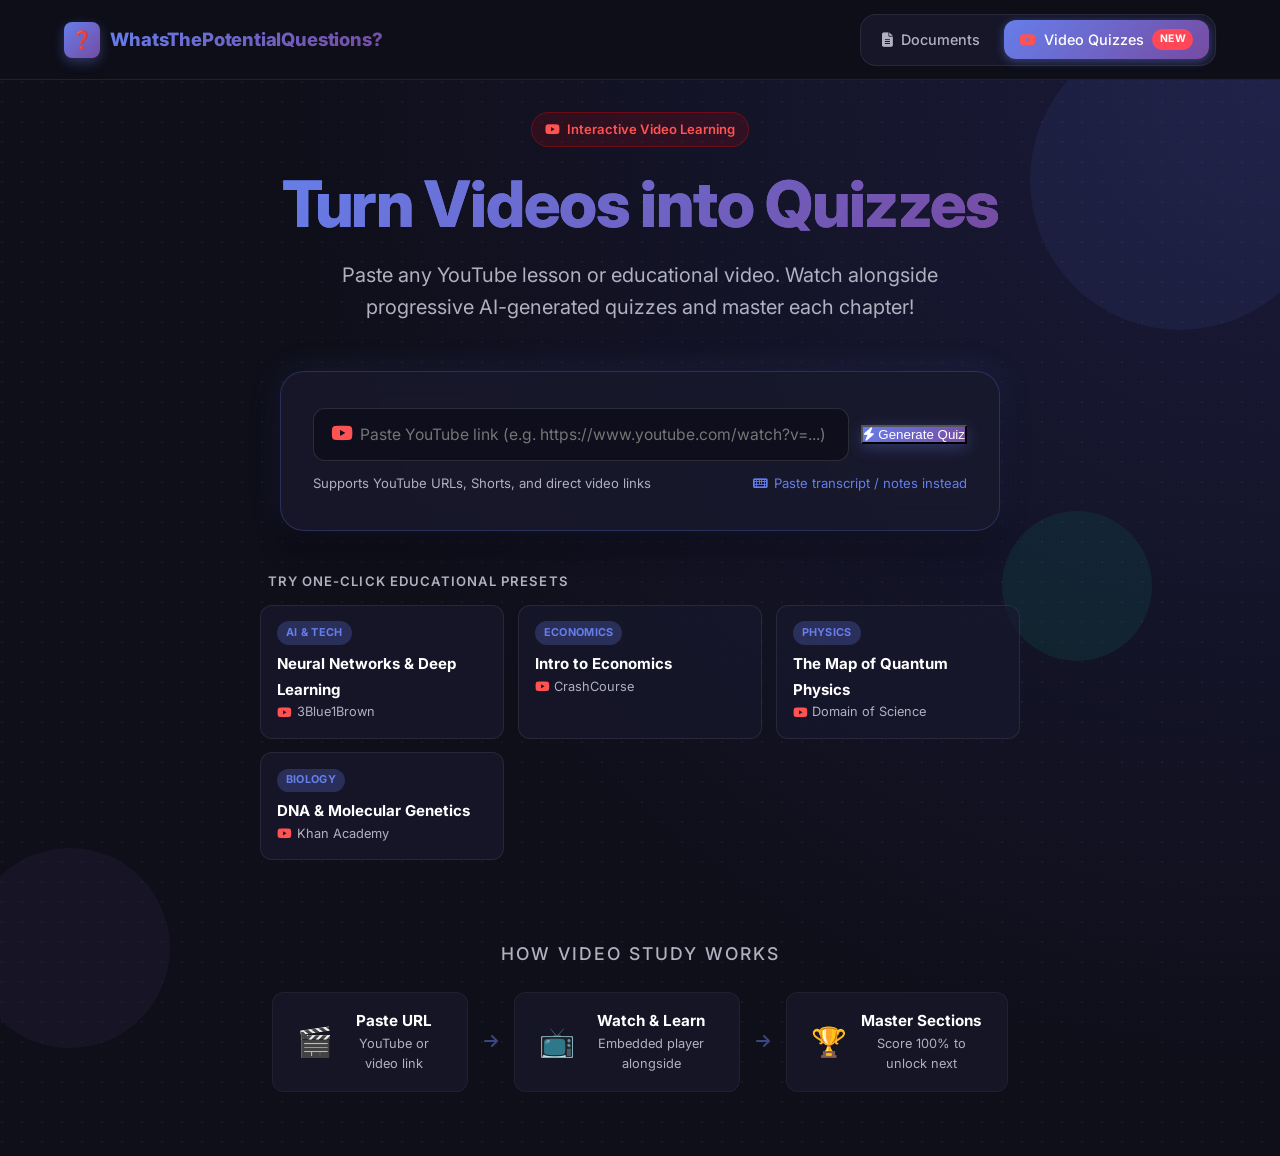
<file: videos.html>
<!DOCTYPE html>
<html lang="en">
<head>
    <meta charset="UTF-8">
    <meta name="viewport" content="width=device-width, initial-scale=1.0">
    <title>Video Quizzes — WhatsThePotentialQuestions?</title>
    <meta name="description" content="Paste any YouTube or video link to generate interactive AI study quizzes with embedded video playback and progressive section unlocking.">

    <!-- Favicon -->
    <link rel="icon" href="data:image/svg+xml,<svg xmlns='http://www.w3.org/2000/svg' viewBox='0 0 100 100'><text y='.9em' font-size='90'>🎬</text></svg>">

    <!-- Google Fonts -->
    <link rel="preconnect" href="https://fonts.googleapis.com">
    <link rel="preconnect" href="https://fonts.gstatic.com" crossorigin>
    <link href="https://fonts.googleapis.com/css2?family=Inter:wght@300;400;500;600;700;800&display=swap" rel="stylesheet">

    <!-- Font Awesome -->
    <link rel="stylesheet" href="https://cdnjs.cloudflare.com/ajax/libs/font-awesome/6.5.1/css/all.min.css">

    <!-- App Styles -->
    <link rel="stylesheet" href="css/style.css">
</head>
<body>

    <!-- ═══════════════════════════════════════════ -->
    <!-- TOP SITE NAVIGATION HEADER                   -->
    <!-- ═══════════════════════════════════════════ -->
    <header class="site-header">
        <div class="header-inner">
            <a href="index.html" class="header-brand">
                <span class="brand-icon">❓</span>
                <span class="brand-text">WhatsThePotentialQuestions?</span>
            </a>
            <nav class="nav-links">
                <a href="index.html" class="nav-item" id="nav-docs">
                    <i class="fa-solid fa-file-lines"></i>
                    <span>Documents</span>
                </a>
                <a href="videos.html" class="nav-item active" id="nav-videos">
                    <i class="fa-brands fa-youtube" style="color: #ff5252;"></i>
                    <span>Video Quizzes</span>
                    <span class="nav-badge">NEW</span>
                </a>
            </nav>
        </div>
    </header>

    <!-- ═══════════════════════════════════════════ -->
    <!-- LANDING PAGE (VIDEOS)                       -->
    <!-- ═══════════════════════════════════════════ -->
    <div id="landing" class="landing">
        <div class="landing-bg">
            <div class="floating-shape shape-1"></div>
            <div class="floating-shape shape-2"></div>
            <div class="floating-shape shape-3"></div>
        </div>

        <div class="landing-content">
            <!-- Hero section -->
            <div class="video-hero">
                <div class="video-badge">
                    <i class="fa-brands fa-youtube"></i> Interactive Video Learning
                </div>
                <h1 class="landing-title">
                    <span class="title-gradient">Turn Videos into Quizzes</span>
                </h1>
                <p class="landing-subtitle">
                    Paste any YouTube lesson or educational video. Watch alongside progressive AI-generated quizzes and master each chapter!
                </p>
            </div>

            <!-- Video Input Card -->
            <div class="video-card">
                <div class="video-input-group">
                    <div class="video-url-input-wrap">
                        <i class="fa-brands fa-youtube" style="color: #ff5252;"></i>
                        <input type="url" id="video-url-input" class="video-url-input" 
                               placeholder="Paste YouTube link (e.g. https://www.youtube.com/watch?v=...)" 
                               autocomplete="off">
                    </div>
                    <button id="video-submit-btn" class="btn-primary video-submit-btn">
                        <i class="fa-solid fa-bolt"></i> Generate Quiz
                    </button>
                </div>

                <div class="video-input-footer">
                    <span>Supports YouTube URLs, Shorts, and direct video links</span>
                    <button id="manual-toggle-btn" class="btn-text-link" type="button">
                        <i class="fa-solid fa-keyboard"></i> Paste transcript / notes instead
                    </button>
                </div>

                <!-- Manual Transcript Fallback (collapsible) -->
                <div id="manual-transcript-box" class="manual-transcript-box hidden">
                    <label for="manual-text-input" style="font-size: 0.85rem; font-weight: 600; color: var(--text-primary); display: block;">
                        <i class="fa-solid fa-file-lines" style="color: var(--accent-primary);"></i> Video Transcript or Lecture Notes:
                    </label>
                    <textarea id="manual-text-input" class="manual-text-input" rows="6" 
                              placeholder="Paste the video transcript or detailed lecture notes here..."></textarea>
                    <div style="display: flex; justify-content: flex-end;">
                        <button id="manual-submit-btn" class="btn-primary" style="font-size: 0.88rem; padding: 0.6rem 1.2rem;">
                            <i class="fa-solid fa-paper-plane"></i> Process Transcript
                        </button>
                    </div>
                </div>
            </div>

            <!-- Educational Presets -->
            <div class="presets-section">
                <div class="section-tagline">
                    <i class="fa-solid fa-sparkles" style="color: #ffd700;"></i> Try One-Click Educational Presets
                </div>
                <div id="presets-container" class="presets-grid">
                    <!-- Populated dynamically via videoApp.js -->
                </div>
            </div>

            <!-- Recent Video Quizzes -->
            <div id="recent-section" class="recent-section hidden">
                <div class="section-tagline">
                    <i class="fa-solid fa-clock-rotate-left"></i> Recently Practiced Videos
                </div>
                <div id="recent-list" class="recent-grid">
                    <!-- Populated dynamically -->
                </div>
            </div>

            <!-- How it works -->
            <div class="how-it-works">
                <h3>How Video Study Works</h3>
                <div class="steps">
                    <div class="step">
                        <div class="step-icon">🎬</div>
                        <div class="step-text">
                            <strong>Paste URL</strong>
                            <span>YouTube or video link</span>
                        </div>
                    </div>
                    <div class="step-arrow"><i class="fa-solid fa-arrow-right"></i></div>
                    <div class="step">
                        <div class="step-icon">📺</div>
                        <div class="step-text">
                            <strong>Watch & Learn</strong>
                            <span>Embedded player alongside</span>
                        </div>
                    </div>
                    <div class="step-arrow"><i class="fa-solid fa-arrow-right"></i></div>
                    <div class="step">
                        <div class="step-icon">🏆</div>
                        <div class="step-text">
                            <strong>Master Sections</strong>
                            <span>Score 100% to unlock next</span>
                        </div>
                    </div>
                </div>
            </div>

        </div>
    </div>

    <!-- ═══════════════════════════════════════════ -->
    <!-- STUDY VIEW (SPLIT SCREEN WITH VIDEO)        -->
    <!-- ═══════════════════════════════════════════ -->
    <div id="study-view" class="study-view hidden">

        <!-- Top Bar -->
        <div class="top-bar">
            <button id="back-btn" class="btn-icon" title="Back to video search">
                <i class="fa-solid fa-arrow-left"></i>
            </button>
            <div class="top-bar-info">
                <h2 id="video-title-el" class="doc-title">Video Lesson</h2>
                <div class="progress-bar-container">
                    <div id="progress-bar-fill" class="progress-bar-fill" style="width: 0%"></div>
                </div>
                <span id="progress-text" class="progress-text">0/0 sections mastered</span>
            </div>
        </div>

        <div class="study-layout video-study-container">

            <!-- Left Pane: Video Player & Meta -->
            <div class="video-left-pane">
                <div id="video-frame-wrapper" class="video-frame-wrapper">
                    <!-- Embedded iframe or video tag -->
                </div>
                <div class="video-meta-bar">
                    <h3 id="video-meta-title" class="video-page-title">Interactive Video Lecture</h3>
                    <p id="video-meta-el" class="video-page-author">Educational Video</p>
                </div>

                <!-- Sections Sidebar list in Left Pane for easy access -->
                <aside id="sidebar" class="sidebar" style="width: 100%; border: none; background: transparent; padding: 0;">
                    <h3 class="sidebar-title">
                        <i class="fa-solid fa-list-check"></i> Study Sections
                    </h3>
                    <div id="section-list" class="section-list">
                        <!-- Dynamically rendered -->
                    </div>
                </aside>
            </div>

            <!-- Right Pane: Active Quiz & Questions -->
            <main class="main-content video-right-pane">
                <!-- Locked Message -->
                <div id="locked-message" class="locked-message hidden">
                    <div class="locked-icon">🔒</div>
                    <h3>Section Locked</h3>
                    <p>Complete the previous section with a perfect score (100%) to unlock this section.</p>
                </div>

                <!-- Quiz Area -->
                <div id="quiz-area" class="quiz-area hidden">
                    <div class="quiz-header">
                        <h3 id="quiz-section-title" class="quiz-section-title">Section 1</h3>
                        <p class="quiz-instruction">Watch the video section and answer all questions correctly to unlock the next chapter</p>
                    </div>

                    <!-- Questions Container -->
                    <div id="questions-container" class="questions-container">
                        <!-- Dynamically rendered -->
                    </div>

                    <!-- Submit Button -->
                    <button id="submit-quiz-btn" class="btn-primary btn-submit hidden">
                        <i class="fa-solid fa-paper-plane"></i> Submit Answers
                    </button>

                    <!-- Score Display -->
                    <div id="score-display" class="score-display hidden">
                        <div class="score-circle">
                            <span id="score-value" class="score-value">0/5</span>
                        </div>
                        <p id="score-message" class="score-message"></p>
                    </div>

                    <!-- Quiz Actions -->
                    <div id="quiz-actions" class="quiz-actions hidden">
                        <button id="retry-btn" class="btn-secondary btn-retry hidden">
                            <i class="fa-solid fa-rotate-right"></i> Try Again
                        </button>
                        <button id="next-btn" class="btn-primary btn-next hidden">
                            Next Section <i class="fa-solid fa-arrow-right"></i>
                        </button>
                    </div>
                </div>
            </main>

        </div>
    </div>

    <!-- ═══════════════════════════════════════════ -->
    <!-- LOADING OVERLAY                             -->
    <!-- ═══════════════════════════════════════════ -->
    <div id="loading-overlay" class="loading-overlay hidden">
        <div class="loading-content">
            <div class="loading-spinner">
                <div class="spinner-dot"></div>
                <div class="spinner-dot"></div>
                <div class="spinner-dot"></div>
            </div>
            <p id="loading-text" class="loading-text">Generating study quiz...</p>
        </div>
    </div>

    <!-- ═══════════════════════════════════════════ -->
    <!-- TOAST CONTAINER                             -->
    <!-- ═══════════════════════════════════════════ -->
    <div id="toast-container" class="toast-container"></div>

    <!-- ═══════════════════════════════════════════ -->
    <!-- SCRIPTS                                     -->
    <!-- ═══════════════════════════════════════════ -->

    <!-- Puter.js — Free AI API -->
    <script src="https://js.puter.com/v2/"></script>

    <!-- App Modules -->
    <script src="js/videoParser.js"></script>
    <script src="js/quizEngine.js"></script>
    <script src="js/progressTracker.js"></script>
    <script src="js/videoApp.js"></script>

</body>
</html>
</file>
<file: css/style.css>
@import url('https://fonts.googleapis.com/css2?family=Inter:wght@300;400;500;600;700&display=swap');

:root {
  --bg-dark: #0f0f1a;
  --bg-card: #1a1a2e;
  --bg-card-light: #252542;
  --text-primary: #ffffff;
  --text-secondary: #b0b0c0;
  --accent-primary: #667eea;
  --accent-secondary: #764ba2;
  --success: #00d4aa;
  --error: #ff6b6b;
  --warning: #fbc531;
  
  --gradient-primary: linear-gradient(135deg, var(--accent-primary) 0%, var(--accent-secondary) 100%);
  --gradient-success: linear-gradient(135deg, #00b09b 0%, var(--success) 100%);
  
  --shadow-sm: 0 4px 6px rgba(0, 0, 0, 0.1);
  --shadow-md: 0 10px 15px rgba(0, 0, 0, 0.2);
  --shadow-lg: 0 20px 25px rgba(0, 0, 0, 0.3);
  --shadow-glow: 0 0 20px rgba(102, 126, 234, 0.5);
  
  --radius-sm: 8px;
  --radius-md: 12px;
  --radius-lg: 16px;
  --radius-xl: 24px;
  
  --transition-fast: 0.2s ease;
  --transition-normal: 0.3s ease;
  --transition-slow: 0.5s ease;
}

* {
  margin: 0;
  padding: 0;
  box-sizing: border-box;
}

html {
  scroll-behavior: smooth;
}

body {
  font-family: 'Inter', sans-serif;
  background-color: var(--bg-dark);
  color: var(--text-primary);
  line-height: 1.6;
  min-height: 100vh;
  overflow-x: hidden;
}

/* Scrollbar styling */
::-webkit-scrollbar {
  width: 8px;
  height: 8px;
}

::-webkit-scrollbar-track {
  background: var(--bg-dark);
}

::-webkit-scrollbar-thumb {
  background: var(--bg-card-light);
  border-radius: 4px;
}

::-webkit-scrollbar-thumb:hover {
  background: var(--accent-secondary);
}

/* 2. Landing page */
.landing {
  display: flex;
  flex-direction: column;
  align-items: center;
  justify-content: center;
  min-height: 100vh;
  padding: 2rem;
  text-align: center;
  position: relative;
  overflow: hidden;
  background: radial-gradient(circle at top right, #1a1a3a 0%, var(--bg-dark) 60%);
}

.landing::before {
  content: '';
  position: absolute;
  top: 0;
  left: 0;
  width: 100%;
  height: 100%;
  background: url('data:image/svg+xml;utf8,<svg width="20" height="20" xmlns="http://www.w3.org/2000/svg"><circle cx="2" cy="2" r="1" fill="rgba(255,255,255,0.05)"/></svg>');
  z-index: 0;
  animation: float 20s linear infinite;
}

.landing-content {
  position: relative;
  z-index: 1;
  max-width: 800px;
  animation: fadeIn 1s ease-out;
}

.landing-title {
  font-size: clamp(2.5rem, 5vw, 4.5rem);
  font-weight: 800;
  letter-spacing: -0.02em;
  margin-bottom: 1rem;
  background: var(--gradient-primary);
  -webkit-background-clip: text;
  background-clip: text;
  color: transparent;
  display: inline-block;
  line-height: 1.2;
}

.landing-subtitle {
  font-size: 1.25rem;
  color: var(--text-secondary);
  margin-bottom: 3rem;
  max-width: 600px;
  margin-left: auto;
  margin-right: auto;
}

/* 3. Drop zone */
.drop-zone {
  width: 100%;
  max-width: 600px;
  height: 250px;
  margin: 0 auto;
  border: 2px dashed rgba(102, 126, 234, 0.5);
  border-radius: var(--radius-xl);
  display: flex;
  flex-direction: column;
  align-items: center;
  justify-content: center;
  background-color: rgba(26, 26, 46, 0.5);
  backdrop-filter: blur(10px);
  cursor: pointer;
  transition: all var(--transition-normal);
  position: relative;
  overflow: hidden;
}

.drop-zone:hover, .drop-zone.drag-over {
  border: 2px solid var(--accent-primary);
  background-color: rgba(102, 126, 234, 0.1);
  transform: scale(1.02);
  box-shadow: var(--shadow-glow);
}

.drop-zone-content {
  display: flex;
  flex-direction: column;
  align-items: center;
  gap: 0.5rem;
}

.drop-icon {
  font-size: 3rem;
  color: var(--accent-primary);
  margin-bottom: 0.5rem;
  transition: transform var(--transition-normal);
}

.drop-zone:hover .drop-icon {
  transform: translateY(-5px);
}

.drop-title {
  font-size: 1.2rem;
  font-weight: 500;
  color: var(--text-primary);
}

.drop-subtitle {
  font-size: 0.9rem;
  color: var(--text-secondary);
}

.drop-formats {
  font-size: 0.8rem;
  color: var(--text-secondary);
  margin-top: 0.5rem;
  opacity: 0.7;
}

/* 4. Study view */
.study-view {
  display: flex;
  flex-direction: column;
  min-height: 100vh;
  width: 100%;
}

.study-layout {
  display: flex;
  flex: 1;
}

/* Top bar */
.top-bar {
  display: flex;
  align-items: center;
  gap: 1rem;
  padding: 1rem 1.5rem;
  background-color: var(--bg-card);
  border-bottom: 1px solid rgba(255, 255, 255, 0.05);
  position: sticky;
  top: 0;
  z-index: 50;
}

.btn-icon {
  background: none;
  border: 1px solid rgba(255, 255, 255, 0.1);
  color: var(--text-primary);
  width: 40px;
  height: 40px;
  border-radius: var(--radius-sm);
  cursor: pointer;
  display: flex;
  align-items: center;
  justify-content: center;
  font-size: 1rem;
  transition: all var(--transition-fast);
}

.btn-icon:hover {
  background-color: rgba(255, 255, 255, 0.05);
  border-color: var(--accent-primary);
}

.top-bar-info {
  flex: 1;
}

.doc-title {
  font-size: 1rem;
  font-weight: 600;
  margin-bottom: 0.25rem;
  white-space: nowrap;
  overflow: hidden;
  text-overflow: ellipsis;
}

.progress-text {
  font-size: 0.75rem;
  color: var(--text-secondary);
  margin-top: 0.25rem;
}

/* 5. Sidebar */
.sidebar {
  width: 280px;
  background-color: var(--bg-card);
  border-right: 1px solid rgba(255, 255, 255, 0.05);
  display: flex;
  flex-direction: column;
  padding: 1.5rem;
  position: sticky;
  top: 0;
  height: 100vh;
  overflow-y: auto;
}

.sidebar-title {
  font-size: 1.2rem;
  font-weight: 700;
  margin-bottom: 2rem;
  color: var(--text-primary);
}

.section-list {
  list-style: none;
  display: flex;
  flex-direction: column;
  gap: 0.75rem;
}

.section-item {
  padding: 1rem;
  border-radius: var(--radius-md);
  background-color: rgba(255, 255, 255, 0.02);
  border: 1px solid rgba(255, 255, 255, 0.05);
  display: flex;
  align-items: center;
  gap: 0.75rem;
  cursor: pointer;
  transition: all var(--transition-fast);
}

.section-item:hover:not(.locked) {
  background-color: rgba(255, 255, 255, 0.05);
  transform: translateX(4px);
}

.section-item.active {
  background-color: rgba(102, 126, 234, 0.1);
  border-color: var(--accent-primary);
}

.section-item.unlocked {
  border-left: 3px solid var(--accent-primary);
}

.section-item.locked {
  opacity: 0.5;
  cursor: not-allowed;
  filter: grayscale(1);
}

.section-item.completed {
  background-color: rgba(0, 212, 170, 0.05);
  border-color: rgba(0, 212, 170, 0.3);
  box-shadow: inset 0 0 10px rgba(0, 212, 170, 0.05);
}

.section-item-icon {
  display: flex;
  align-items: center;
  justify-content: center;
  width: 24px;
  height: 24px;
  border-radius: 50%;
  font-size: 0.8rem;
}

.section-item.active .section-item-icon {
  color: var(--accent-primary);
}

.section-item.completed .section-item-icon {
  color: var(--success);
}

.section-item-title {
  font-size: 0.95rem;
  font-weight: 500;
  flex: 1;
  white-space: nowrap;
  overflow: hidden;
  text-overflow: ellipsis;
}

/* 6. Quiz area */
.quiz-area {
  flex: 1;
  padding: 2rem;
  max-width: 900px;
  margin: 0 auto;
  display: flex;
  flex-direction: column;
}

/* ── Lesson Material Card ── */
.lesson-material-card {
  background: rgba(26, 26, 46, 0.75);
  backdrop-filter: blur(14px);
  -webkit-backdrop-filter: blur(14px);
  border: 1px solid rgba(102, 126, 234, 0.25);
  border-radius: var(--radius-lg);
  padding: 1.75rem 2rem;
  margin-bottom: 2.25rem;
  box-shadow: 0 10px 30px rgba(0, 0, 0, 0.25), 0 0 20px rgba(102, 126, 234, 0.1);
  transition: all var(--transition-normal);
}

.lesson-material-header {
  display: flex;
  align-items: center;
  justify-content: space-between;
  flex-wrap: wrap;
  gap: 1rem;
  padding-bottom: 1.25rem;
  border-bottom: 1px solid rgba(255, 255, 255, 0.08);
  margin-bottom: 1.25rem;
}

.lesson-material-title-wrap {
  display: flex;
  flex-direction: column;
  gap: 0.35rem;
}

.lesson-badge {
  display: inline-flex;
  align-items: center;
  gap: 0.4rem;
  font-size: 0.75rem;
  font-weight: 700;
  text-transform: uppercase;
  letter-spacing: 0.6px;
  color: #00d4aa;
  background: rgba(0, 212, 170, 0.12);
  border: 1px solid rgba(0, 212, 170, 0.3);
  padding: 0.25rem 0.65rem;
  border-radius: 20px;
  width: fit-content;
}

.lesson-material-title {
  font-size: 1.4rem;
  font-weight: 700;
  color: var(--text-primary);
  line-height: 1.3;
}

.btn-toggle-lesson {
  display: inline-flex;
  align-items: center;
  gap: 0.5rem;
  padding: 0.45rem 0.9rem;
  font-size: 0.8rem;
  font-weight: 600;
  color: var(--text-secondary);
  background: rgba(255, 255, 255, 0.05);
  border: 1px solid rgba(255, 255, 255, 0.12);
  border-radius: var(--radius-md);
  cursor: pointer;
  transition: all var(--transition-fast);
}

.btn-toggle-lesson:hover {
  color: var(--text-primary);
  background: rgba(255, 255, 255, 0.1);
  border-color: rgba(102, 126, 234, 0.4);
}

.lesson-material-body {
  max-height: 500px;
  overflow-y: auto;
  padding-right: 0.5rem;
  transition: max-height 0.4s ease, opacity 0.3s ease, padding 0.3s ease;
}

.lesson-material-body.collapsed {
  max-height: 0;
  overflow: hidden;
  opacity: 0;
  padding: 0;
}

.lesson-inner-heading {
  font-size: 1.05rem;
  font-weight: 700;
  color: #a8b8ff;
  margin: 1.25rem 0 0.5rem 0;
}

.lesson-para {
  font-size: 0.98rem;
  line-height: 1.75;
  color: rgba(240, 240, 255, 0.85);
  margin-bottom: 1rem;
}

.lesson-empty {
  font-style: italic;
  color: var(--text-secondary);
}

/* ── Quiz Header ── */
.quiz-header {
  margin-bottom: 1.75rem;
}

.quiz-badge-wrap {
  margin-bottom: 0.5rem;
}

.quiz-count-badge {
  display: inline-flex;
  align-items: center;
  gap: 0.4rem;
  font-size: 0.78rem;
  font-weight: 700;
  color: #a3b8ff;
  background: rgba(102, 126, 234, 0.15);
  border: 1px solid rgba(102, 126, 234, 0.35);
  padding: 0.25rem 0.7rem;
  border-radius: 20px;
}

.quiz-section-title {
  font-size: 1.6rem;
  font-weight: 800;
  color: var(--text-primary);
  margin-bottom: 0.35rem;
}

.quiz-instruction {
  font-size: 0.92rem;
  color: var(--text-secondary);
}

/* ── Section Topic in Sidebar ── */
.section-topic {
  display: block;
  font-size: 0.8rem;
  color: #9cb3ff;
  white-space: nowrap;
  overflow: hidden;
  text-overflow: ellipsis;
  max-width: 190px;
  margin-top: 0.1rem;
}


.question-card {
  background-color: rgba(26, 26, 46, 0.7);
  backdrop-filter: blur(12px);
  -webkit-backdrop-filter: blur(12px);
  border: 1px solid rgba(255, 255, 255, 0.08);
  border-radius: var(--radius-lg);
  padding: 2rem;
  margin-bottom: 2rem;
  box-shadow: var(--shadow-md);
  animation: slideIn 0.4s ease-out;
}

.question-number {
  display: inline-block;
  padding: 0.25rem 0.75rem;
  background: var(--gradient-primary);
  border-radius: 20px;
  font-size: 0.8rem;
  font-weight: 600;
  margin-bottom: 1rem;
  letter-spacing: 0.5px;
}

.question-text {
  font-size: 1.25rem;
  font-weight: 500;
  margin-bottom: 2rem;
  line-height: 1.5;
}

.options-grid {
  display: grid;
  grid-template-columns: repeat(2, 1fr);
  gap: 1rem;
}

.option-btn {
  background-color: rgba(255, 255, 255, 0.03);
  border: 1px solid rgba(255, 255, 255, 0.1);
  border-radius: var(--radius-md);
  padding: 1.25rem;
  text-align: left;
  color: var(--text-primary);
  font-size: 1rem;
  font-weight: 500;
  cursor: pointer;
  transition: all var(--transition-fast);
  display: flex;
  align-items: flex-start;
  gap: 1rem;
  position: relative;
  overflow: hidden;
}

.option-btn::before {
  content: '';
  position: absolute;
  top: 0;
  left: 0;
  width: 100%;
  height: 100%;
  background: var(--gradient-primary);
  opacity: 0;
  transition: opacity var(--transition-fast);
  z-index: 0;
}

.option-btn > * {
  position: relative;
  z-index: 1;
}

.option-btn:hover:not(:disabled) {
  background-color: rgba(255, 255, 255, 0.08);
  border-color: rgba(255, 255, 255, 0.2);
  transform: translateY(-2px);
  box-shadow: 0 4px 12px rgba(0, 0, 0, 0.1);
}

.option-btn.selected {
  border-color: var(--accent-primary);
  background-color: rgba(102, 126, 234, 0.15);
  box-shadow: 0 0 0 1px var(--accent-primary);
}

.option-btn.correct {
  background-color: rgba(0, 212, 170, 0.1);
  border-color: var(--success);
  color: var(--success);
}

.option-btn.incorrect {
  background-color: rgba(255, 107, 107, 0.1);
  border-color: var(--error);
  color: var(--error);
}

.explanation {
  margin-top: 1.5rem;
  padding: 1.25rem;
  background-color: rgba(255, 255, 255, 0.05);
  border-left: 4px solid var(--accent-primary);
  border-radius: 0 var(--radius-md) var(--radius-md) 0;
  font-size: 0.95rem;
  color: var(--text-secondary);
  animation: fadeIn 0.4s ease-out;
  display: flex;
  gap: 1rem;
}

.explanation-icon {
  color: var(--accent-primary);
  font-size: 1.2rem;
  flex-shrink: 0;
}

/* 7. Score display */
.score-display {
  display: flex;
  flex-direction: column;
  align-items: center;
  justify-content: center;
  padding: 3rem;
  text-align: center;
  background-color: var(--bg-card);
  border-radius: var(--radius-xl);
  box-shadow: var(--shadow-lg);
  margin-top: 2rem;
  animation: fadeIn 0.5s ease-out;
}

.score-circle {
  width: 150px;
  height: 150px;
  border-radius: 50%;
  display: flex;
  align-items: center;
  justify-content: center;
  font-size: 3rem;
  font-weight: 700;
  margin-bottom: 2rem;
  position: relative;
  background: var(--bg-dark);
}

.score-circle::before {
  content: '';
  position: absolute;
  top: -10px;
  left: -10px;
  right: -10px;
  bottom: -10px;
  border-radius: 50%;
  background: var(--gradient-primary);
  z-index: -1;
  opacity: 0.3;
}

.score-perfect .score-circle::before {
  background: var(--gradient-success);
  opacity: 0.5;
  animation: pulse 2s infinite;
}

.score-perfect {
  animation: confetti 1s ease-out forwards;
}

.score-title {
  font-size: 1.8rem;
  margin-bottom: 0.5rem;
  font-weight: 600;
}

.score-message {
  color: var(--text-secondary);
  margin-bottom: 2rem;
}

/* 8. Progress bar */
.progress-bar-container {
  width: 100%;
  height: 4px;
  background-color: rgba(255, 255, 255, 0.1);
  border-radius: 2px;
  overflow: hidden;
}

.progress-bar-fill {
  height: 100%;
  background: var(--gradient-primary);
  width: 0%;
  transition: width var(--transition-slow);
}

/* 9. Buttons */
.btn {
  display: inline-flex;
  align-items: center;
  justify-content: center;
  gap: 0.5rem;
  padding: 0.8rem 1.5rem;
  font-size: 1rem;
  font-weight: 600;
  border-radius: var(--radius-md);
  cursor: pointer;
  transition: all var(--transition-normal);
  border: none;
  font-family: inherit;
}

.btn-primary {
  background: var(--gradient-primary);
  color: white;
  box-shadow: 0 4px 15px rgba(102, 126, 234, 0.3);
}

.btn-primary:hover {
  transform: translateY(-2px);
  box-shadow: 0 6px 20px rgba(102, 126, 234, 0.4);
}

.btn-secondary {
  background-color: transparent;
  color: var(--text-primary);
  border: 1px solid rgba(255, 255, 255, 0.2);
}

.btn-secondary:hover {
  background-color: rgba(255, 255, 255, 0.05);
  border-color: rgba(255, 255, 255, 0.3);
}

.btn-next {
  margin-top: 2rem;
  align-self: flex-end;
}

/* 10. Loading state */
.loading {
  display: flex;
  flex-direction: column;
  align-items: center;
  justify-content: center;
  height: 100vh;
  gap: 1.5rem;
}

.loading-spinner {
  width: 50px;
  height: 50px;
  border: 3px solid rgba(102, 126, 234, 0.2);
  border-radius: 50%;
  border-top-color: var(--accent-primary);
  animation: spin 1s linear infinite;
}

.loading-text {
  font-size: 1.2rem;
  color: var(--text-secondary);
  animation: pulse 2s infinite;
}

/* 11. Animations */
@keyframes fadeIn {
  from { opacity: 0; transform: translateY(10px); }
  to { opacity: 1; transform: translateY(0); }
}

@keyframes slideIn {
  from { opacity: 0; transform: translateX(20px); }
  to { opacity: 1; transform: translateX(0); }
}

@keyframes pulse {
  0% { opacity: 0.6; transform: scale(0.98); }
  50% { opacity: 1; transform: scale(1.02); }
  100% { opacity: 0.6; transform: scale(0.98); }
}

@keyframes spin {
  to { transform: rotate(360deg); }
}

@keyframes float {
  0% { transform: translateY(0) rotate(0deg); }
  50% { transform: translateY(-10px) rotate(5deg); }
  100% { transform: translateY(0) rotate(0deg); }
}

@keyframes gradientShift {
  0% { background-position: 0% 50%; }
  50% { background-position: 100% 50%; }
  100% { background-position: 0% 50%; }
}

@keyframes confetti {
  0% { box-shadow: 0 0 0 0 rgba(0, 212, 170, 0.7); }
  70% { box-shadow: 0 0 0 20px rgba(0, 212, 170, 0); }
  100% { box-shadow: 0 0 0 0 rgba(0, 212, 170, 0); }
}

@keyframes shimmer {
  0% { background-position: -200% 0; }
  100% { background-position: 200% 0; }
}

/* 12. Toast notifications */
.toast-container {
  position: fixed;
  bottom: 2rem;
  right: 2rem;
  z-index: 1000;
  display: flex;
  flex-direction: column;
  gap: 1rem;
}

.toast {
  padding: 1rem 1.5rem;
  background-color: var(--bg-card);
  border-radius: var(--radius-md);
  box-shadow: var(--shadow-lg);
  border-left: 4px solid var(--accent-primary);
  color: var(--text-primary);
  font-weight: 500;
  display: flex;
  align-items: center;
  gap: 1rem;
  animation: slideIn 0.3s ease-out forwards;
}

.toast.success {
  border-left-color: var(--success);
}

.toast.error {
  border-left-color: var(--error);
}

/* 13. Responsive */
@media (max-width: 1024px) {
  .sidebar {
    width: 240px;
  }
}

@media (max-width: 768px) {
  .study-view {
    flex-direction: column;
  }
  
  .sidebar {
    width: 100%;
    height: auto;
    max-height: 200px;
    padding: 1rem;
    position: static;
    border-right: none;
    border-bottom: 1px solid rgba(255, 255, 255, 0.05);
  }
  
  .section-list {
    flex-direction: row;
    overflow-x: auto;
    padding-bottom: 0.5rem;
  }
  
  .section-item {
    min-width: 200px;
  }
  
  .quiz-area {
    padding: 1rem;
  }
  
  .options-grid {
    grid-template-columns: 1fr;
  }
  
  .landing-title {
    font-size: 2.5rem;
  }
  
  .drop-zone {
    height: 200px;
  }

  .how-it-works .steps {
    flex-direction: column;
    align-items: center;
  }

  .step-arrow {
    transform: rotate(90deg);
  }

  .top-bar {
    flex-wrap: wrap;
  }

  .study-layout {
    flex-direction: column;
  }

  .sidebar {
    width: 100%;
    height: auto;
    max-height: 200px;
    position: static;
    border-right: none;
    border-bottom: 1px solid rgba(255, 255, 255, 0.05);
  }

  .section-list {
    flex-direction: row;
    overflow-x: auto;
    padding-bottom: 0.5rem;
  }

  .section-item {
    min-width: 180px;
  }
}

/* ── Utility classes ── */
.hidden {
  display: none !important;
}

/* ── How it works section ── */
.how-it-works {
  margin-top: 3rem;
  padding: 2rem;
}

.how-it-works h3 {
  font-size: 1.1rem;
  color: var(--text-secondary);
  margin-bottom: 1.5rem;
  text-transform: uppercase;
  letter-spacing: 2px;
  font-weight: 500;
}

.steps {
  display: flex;
  align-items: center;
  justify-content: center;
  gap: 1rem;
}

.step {
  display: flex;
  align-items: center;
  gap: 0.75rem;
  padding: 1rem 1.5rem;
  background-color: rgba(26, 26, 46, 0.6);
  border-radius: var(--radius-md);
  border: 1px solid rgba(255, 255, 255, 0.05);
}

.step-icon {
  font-size: 1.8rem;
}

.step-text {
  display: flex;
  flex-direction: column;
}

.step-text strong {
  font-size: 0.95rem;
  color: var(--text-primary);
}

.step-text span {
  font-size: 0.8rem;
  color: var(--text-secondary);
}

.step-arrow {
  color: var(--accent-primary);
  font-size: 1rem;
  opacity: 0.5;
}

/* ── Floating background shapes ── */
.landing-bg {
  position: absolute;
  top: 0;
  left: 0;
  width: 100%;
  height: 100%;
  z-index: 0;
  pointer-events: none;
}

.floating-shape {
  position: absolute;
  border-radius: 50%;
  opacity: 0.08;
  animation: float 6s ease-in-out infinite;
}

.shape-1 {
  width: 300px;
  height: 300px;
  background: var(--accent-primary);
  top: -50px;
  right: -50px;
  animation-delay: 0s;
}

.shape-2 {
  width: 200px;
  height: 200px;
  background: var(--accent-secondary);
  bottom: 10%;
  left: -30px;
  animation-delay: 2s;
}

.shape-3 {
  width: 150px;
  height: 150px;
  background: var(--success);
  top: 40%;
  right: 10%;
  animation-delay: 4s;
}

/* ── Title gradient ── */
.title-gradient {
  background: var(--gradient-primary);
  -webkit-background-clip: text;
  background-clip: text;
  color: transparent;
}

/* ── Main content area ── */
.main-content {
  flex: 1;
  padding: 2rem;
  overflow-y: auto;
}

/* ── Section info in sidebar ── */
.section-icon {
  font-size: 1.2rem;
  flex-shrink: 0;
}

.section-info {
  display: flex;
  flex-direction: column;
  gap: 0.15rem;
  min-width: 0;
}

.section-name {
  font-size: 0.9rem;
  font-weight: 500;
  color: var(--text-primary);
}

.section-subtitle {
  font-size: 0.75rem;
  color: var(--text-secondary);
}

/* ── Locked message ── */
.locked-message {
  display: flex;
  flex-direction: column;
  align-items: center;
  justify-content: center;
  padding: 4rem 2rem;
  text-align: center;
  color: var(--text-secondary);
}

.locked-message .locked-icon {
  font-size: 4rem;
  margin-bottom: 1rem;
}

.locked-message h3 {
  font-size: 1.5rem;
  margin-bottom: 0.5rem;
  color: var(--text-primary);
}

/* ── Quiz instruction, actions, submit ── */
.quiz-section-title {
  font-size: 1.5rem;
  font-weight: 600;
}

.quiz-instruction {
  font-size: 0.9rem;
  color: var(--text-secondary);
}

.quiz-header {
  display: flex;
  flex-direction: column;
  gap: 0.25rem;
  margin-bottom: 2rem;
  padding-bottom: 1rem;
  border-bottom: 1px solid rgba(255, 255, 255, 0.1);
}

.questions-container {
  display: flex;
  flex-direction: column;
  gap: 0;
}

.btn-submit {
  display: inline-flex;
  align-items: center;
  justify-content: center;
  gap: 0.5rem;
  padding: 1rem 2rem;
  font-size: 1.05rem;
  font-weight: 600;
  border-radius: var(--radius-md);
  cursor: pointer;
  border: none;
  font-family: inherit;
  margin-top: 1rem;
  align-self: center;
  transition: all var(--transition-normal);
}

.btn-submit.ready {
  animation: pulse 1s infinite;
}

.quiz-actions {
  display: flex;
  align-items: center;
  justify-content: center;
  gap: 1rem;
  margin-top: 1.5rem;
}

.btn-retry, .btn-next {
  display: inline-flex;
  align-items: center;
  justify-content: center;
  gap: 0.5rem;
  padding: 0.8rem 1.5rem;
  font-size: 1rem;
  font-weight: 600;
  border-radius: var(--radius-md);
  cursor: pointer;
  border: none;
  font-family: inherit;
  transition: all var(--transition-normal);
}

/* ── Loading overlay ── */
.loading-overlay {
  position: fixed;
  top: 0;
  left: 0;
  width: 100%;
  height: 100%;
  background-color: rgba(15, 15, 26, 0.9);
  backdrop-filter: blur(5px);
  display: flex;
  align-items: center;
  justify-content: center;
  z-index: 9999;
}

.loading-content {
  display: flex;
  flex-direction: column;
  align-items: center;
  gap: 1.5rem;
}

.spinner-dot {
  width: 12px;
  height: 12px;
  border-radius: 50%;
  background: var(--accent-primary);
  display: inline-block;
  margin: 0 4px;
  animation: pulse 1.4s ease-in-out infinite;
}

.spinner-dot:nth-child(2) {
  animation-delay: 0.2s;
  background: var(--accent-secondary);
}

.spinner-dot:nth-child(3) {
  animation-delay: 0.4s;
  background: var(--success);
}

/* ── Toast show state ── */
.toast {
  transform: translateX(100%);
  opacity: 0;
  transition: all 0.3s ease;
}

.toast.show {
  transform: translateX(0);
  opacity: 1;
}

.toast-success {
  border-left-color: var(--success) !important;
}

.toast-error {
  border-left-color: var(--error) !important;
}

/* ── Confetti pieces ── */
.confetti-container {
  position: fixed;
  top: 0;
  left: 0;
  width: 100%;
  height: 100%;
  pointer-events: none;
  z-index: 10000;
  overflow: hidden;
}

.confetti-piece {
  position: absolute;
  width: 10px;
  height: 10px;
  top: -10px;
  border-radius: 2px;
  animation: confettiFall linear forwards;
}

@keyframes confettiFall {
  0% {
    transform: translateY(0) rotate(0deg);
    opacity: 1;
  }
  100% {
    transform: translateY(100vh) rotate(720deg);
    opacity: 0;
  }
}

/* ── Error message ── */
.error-message {
  text-align: center;
  padding: 2rem;
  color: var(--text-secondary);
}

.error-message p {
  margin-bottom: 1rem;
}

/* ── Option key badge ── */
.option-key {
  display: inline-flex;
  align-items: center;
  justify-content: center;
  width: 28px;
  height: 28px;
  border-radius: 50%;
  background-color: rgba(255, 255, 255, 0.1);
  font-size: 0.8rem;
  font-weight: 700;
  flex-shrink: 0;
}

.option-text {
  flex: 1;
}

/* ── Score value ── */
.score-value {
  font-size: 2.5rem;
  font-weight: 700;
}

.score-fail .score-circle::before {
  background: linear-gradient(135deg, var(--error) 0%, #ff8e8e 100%);
  opacity: 0.3;
}

/* ── Regenerate button ── */
.regen-container {
  display: flex;
  justify-content: flex-end;
  margin-bottom: 1.5rem;
}

.btn-regen {
  display: inline-flex;
  align-items: center;
  gap: 0.5rem;
  padding: 0.6rem 1.2rem;
  font-size: 0.85rem;
  font-weight: 500;
  font-family: inherit;
  color: var(--text-secondary);
  background-color: transparent;
  border: 1px solid rgba(255, 255, 255, 0.15);
  border-radius: var(--radius-md);
  cursor: pointer;
  transition: all var(--transition-normal);
}

.btn-regen:hover {
  color: var(--accent-primary);
  border-color: var(--accent-primary);
  background-color: rgba(102, 126, 234, 0.08);
}

.btn-regen:hover i {
  animation: spin 0.6s ease;
}

/* ═══════════════════════════════════════════ */
/* 5. TOP SITE NAVIGATION HEADER               */
/* ═══════════════════════════════════════════ */
.site-header {
  position: sticky;
  top: 0;
  left: 0;
  width: 100%;
  z-index: 100;
  background: rgba(15, 15, 26, 0.88);
  backdrop-filter: blur(14px);
  border-bottom: 1px solid rgba(255, 255, 255, 0.08);
}

.header-inner {
  max-width: 1200px;
  margin: 0 auto;
  padding: 0.85rem 1.5rem;
  display: flex;
  align-items: center;
  justify-content: space-between;
  gap: 1rem;
}

.header-brand {
  display: flex;
  align-items: center;
  gap: 0.65rem;
  text-decoration: none;
  color: var(--text-primary);
  font-weight: 700;
  font-size: 1.15rem;
  letter-spacing: -0.01em;
}

.brand-icon {
  width: 36px;
  height: 36px;
  border-radius: var(--radius-sm);
  background: var(--gradient-primary);
  display: flex;
  align-items: center;
  justify-content: center;
  font-size: 1.1rem;
  box-shadow: 0 4px 12px rgba(102, 126, 234, 0.35);
}

.brand-text {
  background: var(--gradient-primary);
  -webkit-background-clip: text;
  background-clip: text;
  color: transparent;
  font-weight: 800;
}

.nav-links {
  display: flex;
  align-items: center;
  gap: 0.5rem;
  background: rgba(26, 26, 46, 0.8);
  padding: 0.35rem;
  border-radius: var(--radius-lg);
  border: 1px solid rgba(255, 255, 255, 0.08);
}

.nav-item {
  display: inline-flex;
  align-items: center;
  gap: 0.5rem;
  padding: 0.5rem 1rem;
  border-radius: var(--radius-md);
  font-size: 0.9rem;
  font-weight: 500;
  color: var(--text-secondary);
  text-decoration: none;
  transition: all var(--transition-fast);
}

.nav-item:hover {
  color: var(--text-primary);
  background: rgba(255, 255, 255, 0.06);
}

.nav-item.active {
  color: #ffffff;
  background: var(--gradient-primary);
  box-shadow: 0 2px 10px rgba(102, 126, 234, 0.45);
}

.nav-badge {
  font-size: 0.65rem;
  font-weight: 700;
  padding: 0.15rem 0.45rem;
  border-radius: 99px;
  background: #ff4757;
  color: #fff;
  text-transform: uppercase;
  letter-spacing: 0.05em;
}

/* ═══════════════════════════════════════════ */
/* 6. VIDEO QUIZZES PAGE STYLING               */
/* ═══════════════════════════════════════════ */
.video-hero {
  margin-bottom: 2rem;
}

.video-badge {
  display: inline-flex;
  align-items: center;
  gap: 0.4rem;
  padding: 0.35rem 0.85rem;
  border-radius: 99px;
  background: rgba(255, 0, 0, 0.12);
  border: 1px solid rgba(255, 0, 0, 0.3);
  color: #ff5252;
  font-size: 0.82rem;
  font-weight: 600;
  margin-bottom: 1.2rem;
}

.video-card {
  width: 100%;
  max-width: 720px;
  margin: 0 auto 2.5rem;
  padding: 2.25rem 2rem;
  background: rgba(26, 26, 46, 0.75);
  border: 1px solid rgba(102, 126, 234, 0.25);
  border-radius: var(--radius-xl);
  backdrop-filter: blur(14px);
  box-shadow: var(--shadow-lg), 0 0 35px rgba(102, 126, 234, 0.12);
}

.video-input-group {
  display: flex;
  gap: 0.75rem;
  align-items: center;
  width: 100%;
  margin-bottom: 0.75rem;
}

.video-url-input-wrap {
  position: relative;
  flex: 1;
}

.video-url-input-wrap i {
  position: absolute;
  left: 1.1rem;
  top: 50%;
  transform: translateY(-50%);
  color: #ff5252;
  font-size: 1.2rem;
}

.video-url-input {
  width: 100%;
  padding: 1rem 1rem 1rem 2.85rem;
  background: rgba(15, 15, 26, 0.85);
  border: 1px solid rgba(255, 255, 255, 0.12);
  border-radius: var(--radius-md);
  color: var(--text-primary);
  font-size: 0.98rem;
  font-family: inherit;
  outline: none;
  transition: all var(--transition-normal);
}

.video-url-input:focus {
  border-color: var(--accent-primary);
  box-shadow: 0 0 0 3px rgba(102, 126, 234, 0.25);
}

.video-input-footer {
  display: flex;
  align-items: center;
  justify-content: space-between;
  font-size: 0.82rem;
  color: var(--text-secondary);
  margin-top: 0.75rem;
  flex-wrap: wrap;
  gap: 0.5rem;
}

.btn-text-link {
  background: none;
  border: none;
  color: var(--accent-primary);
  font-size: 0.82rem;
  cursor: pointer;
  display: inline-flex;
  align-items: center;
  gap: 0.35rem;
  font-family: inherit;
  transition: color var(--transition-fast);
}

.btn-text-link:hover, .btn-text-link.active {
  color: #ffffff;
  text-decoration: underline;
}

/* Presets */
.presets-section {
  width: 100%;
  max-width: 760px;
  margin: 0 auto 2.5rem;
  text-align: left;
}

.section-tagline {
  font-size: 0.82rem;
  text-transform: uppercase;
  letter-spacing: 0.08em;
  color: var(--text-secondary);
  font-weight: 600;
  margin-bottom: 0.85rem;
  display: flex;
  align-items: center;
  gap: 0.5rem;
}

.presets-grid {
  display: grid;
  grid-template-columns: repeat(auto-fit, minmax(240px, 1fr));
  gap: 0.85rem;
}

.preset-chip {
  background: rgba(26, 26, 46, 0.65);
  border: 1px solid rgba(255, 255, 255, 0.08);
  border-radius: var(--radius-md);
  padding: 0.95rem 1rem;
  cursor: pointer;
  transition: all var(--transition-normal);
  display: flex;
  flex-direction: column;
  gap: 0.4rem;
  text-align: left;
}

.preset-chip:hover {
  border-color: var(--accent-primary);
  background: rgba(102, 126, 234, 0.15);
  transform: translateY(-2px);
  box-shadow: 0 6px 16px rgba(0, 0, 0, 0.25);
}

.preset-badge {
  align-self: flex-start;
  font-size: 0.68rem;
  font-weight: 700;
  padding: 0.18rem 0.55rem;
  border-radius: 99px;
  background: rgba(102, 126, 234, 0.25);
  color: var(--accent-primary);
  text-transform: uppercase;
  letter-spacing: 0.03em;
}

.preset-title {
  font-size: 0.94rem;
  color: var(--text-primary);
  line-height: 1.35;
}

.preset-channel {
  font-size: 0.8rem;
  color: var(--text-secondary);
  display: flex;
  align-items: center;
  gap: 0.35rem;
}

.preset-channel i {
  color: #ff5252;
}

/* Recent Practice Section */
.recent-section {
  width: 100%;
  max-width: 760px;
  margin: 0 auto 2.5rem;
  text-align: left;
}

.recent-grid {
  display: grid;
  grid-template-columns: repeat(auto-fill, minmax(220px, 1fr));
  gap: 1rem;
}

.recent-card {
  background: rgba(26, 26, 46, 0.6);
  border: 1px solid rgba(255, 255, 255, 0.08);
  border-radius: var(--radius-md);
  overflow: hidden;
  cursor: pointer;
  transition: all var(--transition-normal);
}

.recent-card:hover {
  transform: translateY(-3px);
  border-color: var(--accent-primary);
  box-shadow: 0 8px 20px rgba(0, 0, 0, 0.3);
}

.recent-thumb-wrapper {
  position: relative;
  width: 100%;
  aspect-ratio: 16 / 9;
  background: #111;
  overflow: hidden;
}

.recent-thumb {
  width: 100%;
  height: 100%;
  object-fit: cover;
  transition: transform var(--transition-normal);
}

.recent-card:hover .recent-thumb {
  transform: scale(1.05);
}

.recent-play-icon {
  position: absolute;
  top: 50%;
  left: 50%;
  transform: translate(-50%, -50%);
  width: 38px;
  height: 38px;
  border-radius: 50%;
  background: rgba(255, 0, 0, 0.88);
  color: #fff;
  display: flex;
  align-items: center;
  justify-content: center;
  font-size: 0.9rem;
  box-shadow: 0 2px 10px rgba(0, 0, 0, 0.4);
}

.recent-info {
  padding: 0.85rem;
}

.recent-title {
  font-size: 0.88rem;
  font-weight: 600;
  color: var(--text-primary);
  white-space: nowrap;
  overflow: hidden;
  text-overflow: ellipsis;
  margin-bottom: 0.2rem;
}

.recent-author {
  font-size: 0.78rem;
  color: var(--text-secondary);
}

/* Manual Transcript Box */
.manual-transcript-box {
  width: 100%;
  max-width: 720px;
  margin: 1.5rem auto 0;
  text-align: left;
  background: rgba(15, 15, 26, 0.92);
  padding: 1.5rem;
  border-radius: var(--radius-lg);
  border: 1px solid rgba(255, 255, 255, 0.12);
}

.manual-text-input {
  width: 100%;
  padding: 0.95rem;
  border-radius: var(--radius-sm);
  background: rgba(26, 26, 46, 0.85);
  border: 1px solid rgba(255, 255, 255, 0.12);
  color: var(--text-primary);
  font-family: inherit;
  font-size: 0.92rem;
  resize: vertical;
  margin: 0.75rem 0;
  outline: none;
}

.manual-text-input:focus {
  border-color: var(--accent-primary);
}

/* ═══════════════════════════════════════════ */
/* 7. SPLIT STUDY LAYOUT WITH VIDEO EMBED      */
/* ═══════════════════════════════════════════ */
.video-study-container {
  display: flex;
  flex: 1;
  width: 100%;
  min-height: calc(100vh - 70px);
}

.video-left-pane {
  flex: 1;
  max-width: 580px;
  padding: 1.5rem;
  background: rgba(15, 15, 26, 0.5);
  border-right: 1px solid rgba(255, 255, 255, 0.06);
  display: flex;
  flex-direction: column;
  gap: 1.25rem;
  position: sticky;
  top: 70px;
  max-height: calc(100vh - 70px);
  overflow-y: auto;
}

.video-frame-wrapper {
  position: relative;
  width: 100%;
  aspect-ratio: 16 / 9;
  border-radius: var(--radius-md);
  overflow: hidden;
  box-shadow: var(--shadow-lg);
  background: #000;
  border: 1px solid rgba(255, 255, 255, 0.1);
}

.embedded-video-player {
  position: absolute;
  top: 0;
  left: 0;
  width: 100%;
  height: 100%;
  border: none;
}

.video-placeholder-card {
  width: 100%;
  height: 100%;
  display: flex;
  flex-direction: column;
  align-items: center;
  justify-content: center;
  color: var(--text-secondary);
  font-size: 1rem;
  gap: 0.5rem;
}

.video-placeholder-card i {
  font-size: 2.5rem;
  color: var(--accent-primary);
}

.video-meta-bar {
  display: flex;
  flex-direction: column;
  gap: 0.35rem;
}

.video-page-title {
  font-size: 1.15rem;
  font-weight: 700;
  color: var(--text-primary);
  line-height: 1.35;
}

.video-page-author {
  font-size: 0.85rem;
  color: var(--text-secondary);
}

.video-right-pane {
  flex: 1.4;
  padding: 1.5rem 2.5rem;
  min-width: 0;
  overflow-y: auto;
}

@media (max-width: 960px) {
  .video-study-container {
    flex-direction: column;
  }
  .video-left-pane {
    max-width: 100%;
    position: static;
    max-height: none;
    border-right: none;
    border-bottom: 1px solid rgba(255, 255, 255, 0.08);
    padding: 1.25rem;
  }
  .video-right-pane {
    padding: 1.25rem 1rem;
  }
  .video-input-group {
    flex-direction: column;
  }
  .video-submit-btn {
    width: 100%;
  }
}
</file>
